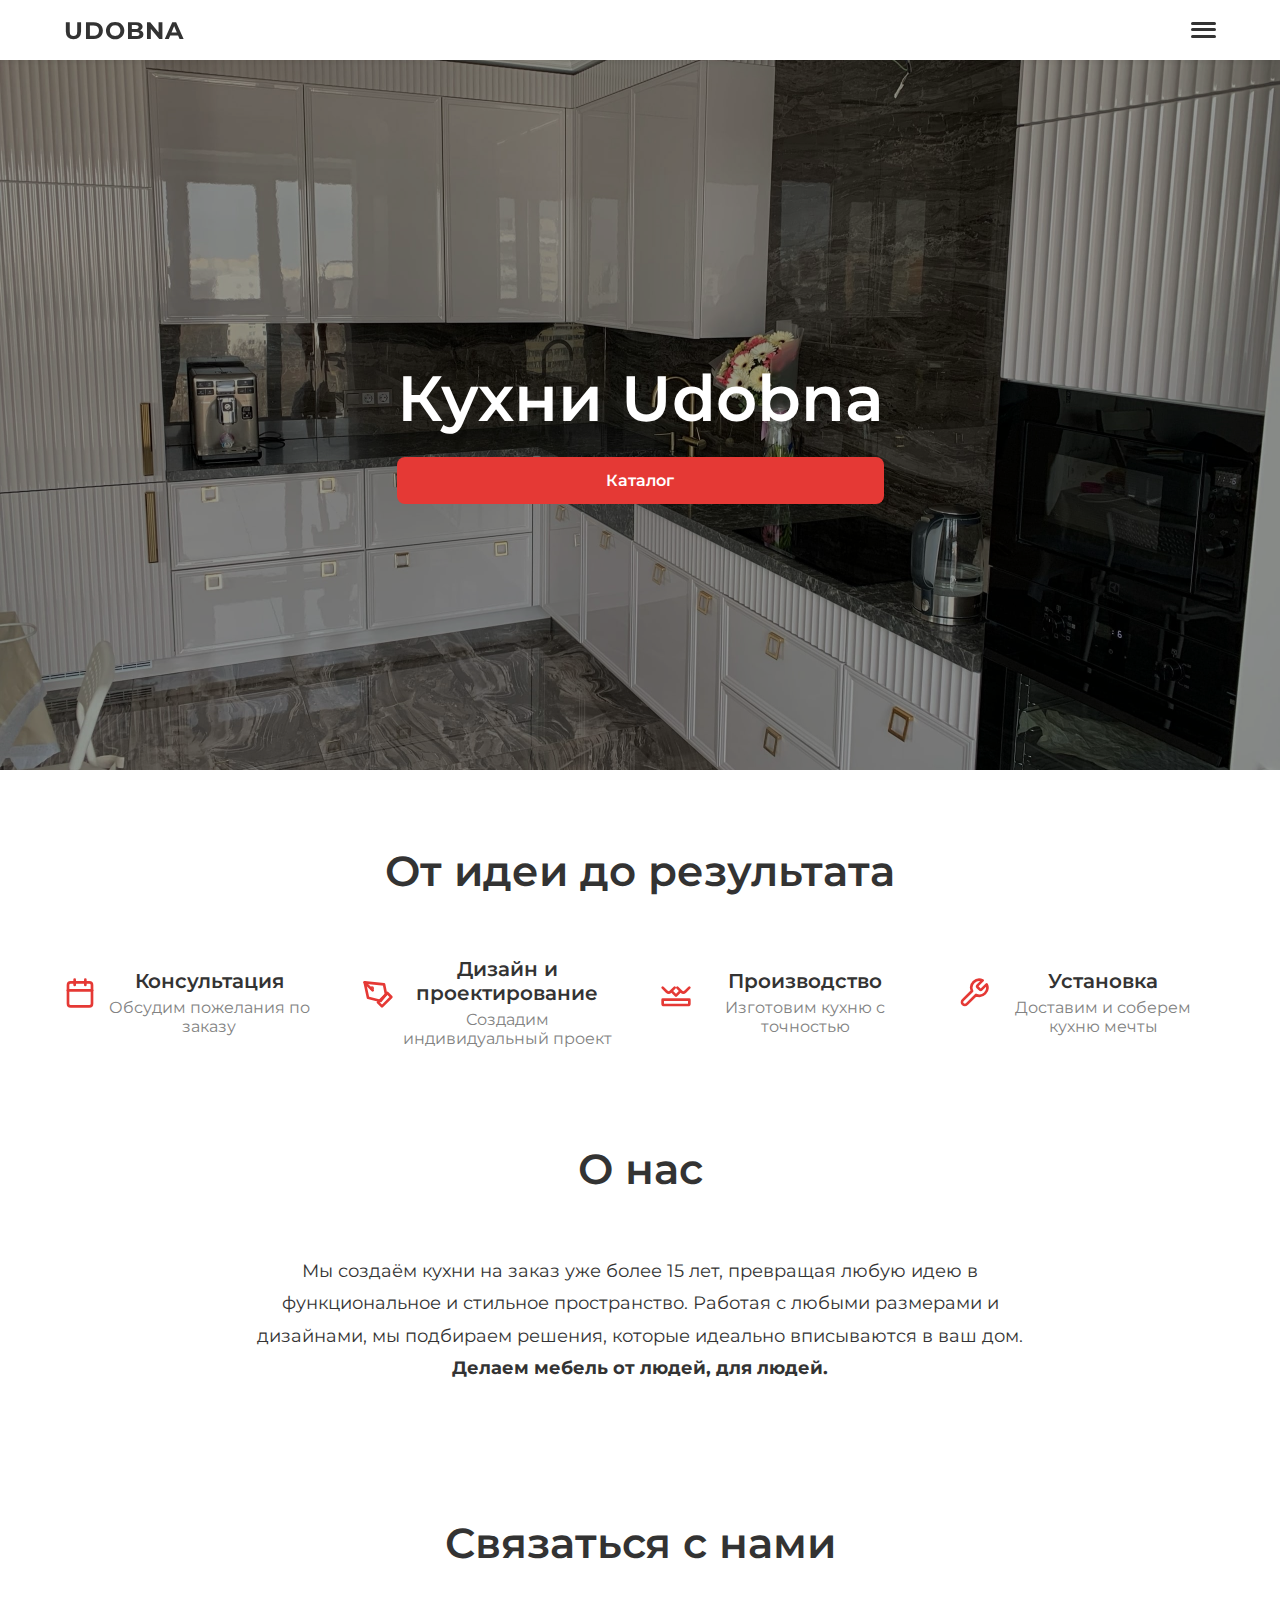
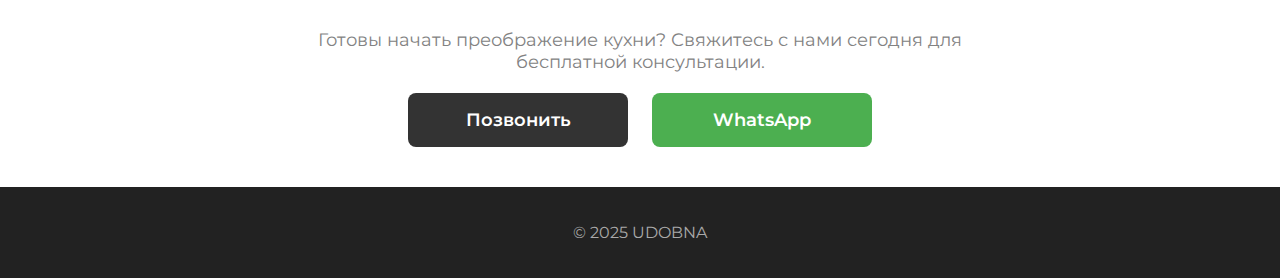
<file: index.html>
<!DOCTYPE html>
<html lang="ru">
<head>
    <meta charset="UTF-8">
    <meta name="viewport" content="width=device-width, initial-scale=1.0">
    <title>Udobna - Кухни на заказ</title>
    <link rel="stylesheet" href="style.css">
    <link rel="preconnect" href="https://fonts.googleapis.com">
    <link rel="preconnect" href="https://fonts.gstatic.com" crossorigin>
    <link href="https://fonts.googleapis.com/css2?family=Montserrat:wght@400;500;600;700&display=swap" rel="stylesheet">
</head>
<body>

    <header>
        <div class="container">
            <a href="index.html" class="logo">UDOBNA</a>
            <div class="menu-icon">
                <div class="bar"></div>
                <div class="bar"></div>
                <div class="bar"></div>
            </div>
            <nav class="main-nav">
                 <a href="index.html">Главная</a>
                 <a href="catalog.html">Каталог</a>
                 <a href="contacts.html">Контакты</a>
            </nav>
        </div>
    </header>

    <main>
        <section class="hero" style="background-image: url('images/hero-background.jpg');">
            <div class="hero-content">
                <h1>Кухни Udobna</h1>
                <a href="catalog.html" class="btn btn-primary">Каталог</a>
            </div>
        </section>

        <section class="steps">
            <div class="container">
                <h2>От идеи до результата</h2>
                <div class="steps-grid">
                    <div class="step-item">
                        <div class="step-icon">
                            <svg xmlns="http://www.w3.org/2000/svg" width="24" height="24" viewBox="0 0 24 24" fill="none" stroke="currentColor" stroke-width="2" stroke-linecap="round" stroke-linejoin="round"><rect x="3" y="4" width="18" height="18" rx="2" ry="2"></rect><line x1="16" y1="2" x2="16" y2="6"></line><line x1="8" y1="2" x2="8" y2="6"></line><line x1="3" y1="10" x2="21" y2="10"></line></svg>
                        </div>
                        <div class="step-text">
                            <h3>Консультация</h3>
                            <p>Обсудим пожелания по заказу</p>
                        </div>
                    </div>
                    <div class="step-item">
                        <div class="step-icon">
                             <svg xmlns="http://www.w3.org/2000/svg" width="24" height="24" viewBox="0 0 24 24" fill="none" stroke="currentColor" stroke-width="2" stroke-linecap="round" stroke-linejoin="round"><path d="M12 19l7-7 3 3-7 7-3-3z"></path><path d="M18 13l-1.5-7.5L2 4l2.5 11.5L14 18l4-5z"></path><path d="M2 4l6 6"></path><circle cx="7.5" cy="8.5" r="0.5" fill="currentColor"></circle></svg>
                        </div>
                        <div class="step-text">
                            <h3>Дизайн и проектирование</h3>
                            <p>Создадим индивидуальный проект</p>
                        </div>
                    </div>
                    <div class="step-item">
                        <div class="step-icon">
                            <svg xmlns="http://www.w3.org/2000/svg" width="24" height="24" viewBox="0 0 24 24" fill="none" stroke="currentColor" stroke-width="2" stroke-linecap="round" stroke-linejoin="round"><path d="M2 8l3.1 3.1a2 2 0 0 0 2.8 0L11 8M22 8l-3.1 3.1a2 2 0 0 1-2.8 0L13 8"></path><path d="M15 11l-3 3-3-3"></path><path d="M22 17H2v3a1 1 0 0 0 1 1h18a1 1 0 0 0 1-1v-3z"></path></svg>
                        </div>
                        <div class="step-text">
                            <h3>Производство</h3>
                            <p>Изготовим кухню с точностью</p>
                        </div>
                    </div>
                    <div class="step-item">
                         <div class="step-icon">
                             <svg xmlns="http://www.w3.org/2000/svg" width="24" height="24" viewBox="0 0 24 24" fill="none" stroke="currentColor" stroke-width="2" stroke-linecap="round" stroke-linejoin="round"><path d="M14.7 6.3a1 1 0 0 0 0 1.4l1.6 1.6a1 1 0 0 0 1.4 0l3.77-3.77a6 6 0 0 1-7.94 7.94l-6.91 6.91a2.12 2.12 0 0 1-3-3l6.91-6.91a6 6 0 0 1 7.94-7.94l-3.76 3.76z"></path></svg>
                        </div>
                        <div class="step-text">
                            <h3>Установка</h3>
                            <p>Доставим и соберем кухню мечты</p>
                        </div>
                    </div>
                </div>
            </div>
        </section>

        <section class="about-us">
            <div class="container">
                <h2>О нас</h2>
                <p>Мы создаём кухни на заказ уже более 15 лет, превращая любую идею в функциональное и стильное пространство. Работая с любыми размерами и дизайнами, мы подбираем решения, которые идеально вписываются в ваш дом. <strong>Делаем мебель от людей, для людей.</strong></p>
            </div>
        </section>

        <section class="cta-footer">
             <div class="container">
                <h2>Связаться с нами</h2>
                <p>Готовы начать преображение кухни? Свяжитесь с нами сегодня для бесплатной консультации.</p>
                <a href="tel:+79885155515" class="btn btn-dark">Позвонить</a>
                <a href="https://wa.me/79885155515" class="btn btn-secondary">WhatsApp</a>
            </div>
        </section>

    </main>

    <footer>
        <div class="container">
            <p>&copy; 2025 UDOBNA</p>
        </div>
    </footer>
    <script src="script.js"></script>
</body>
</html>
</file>
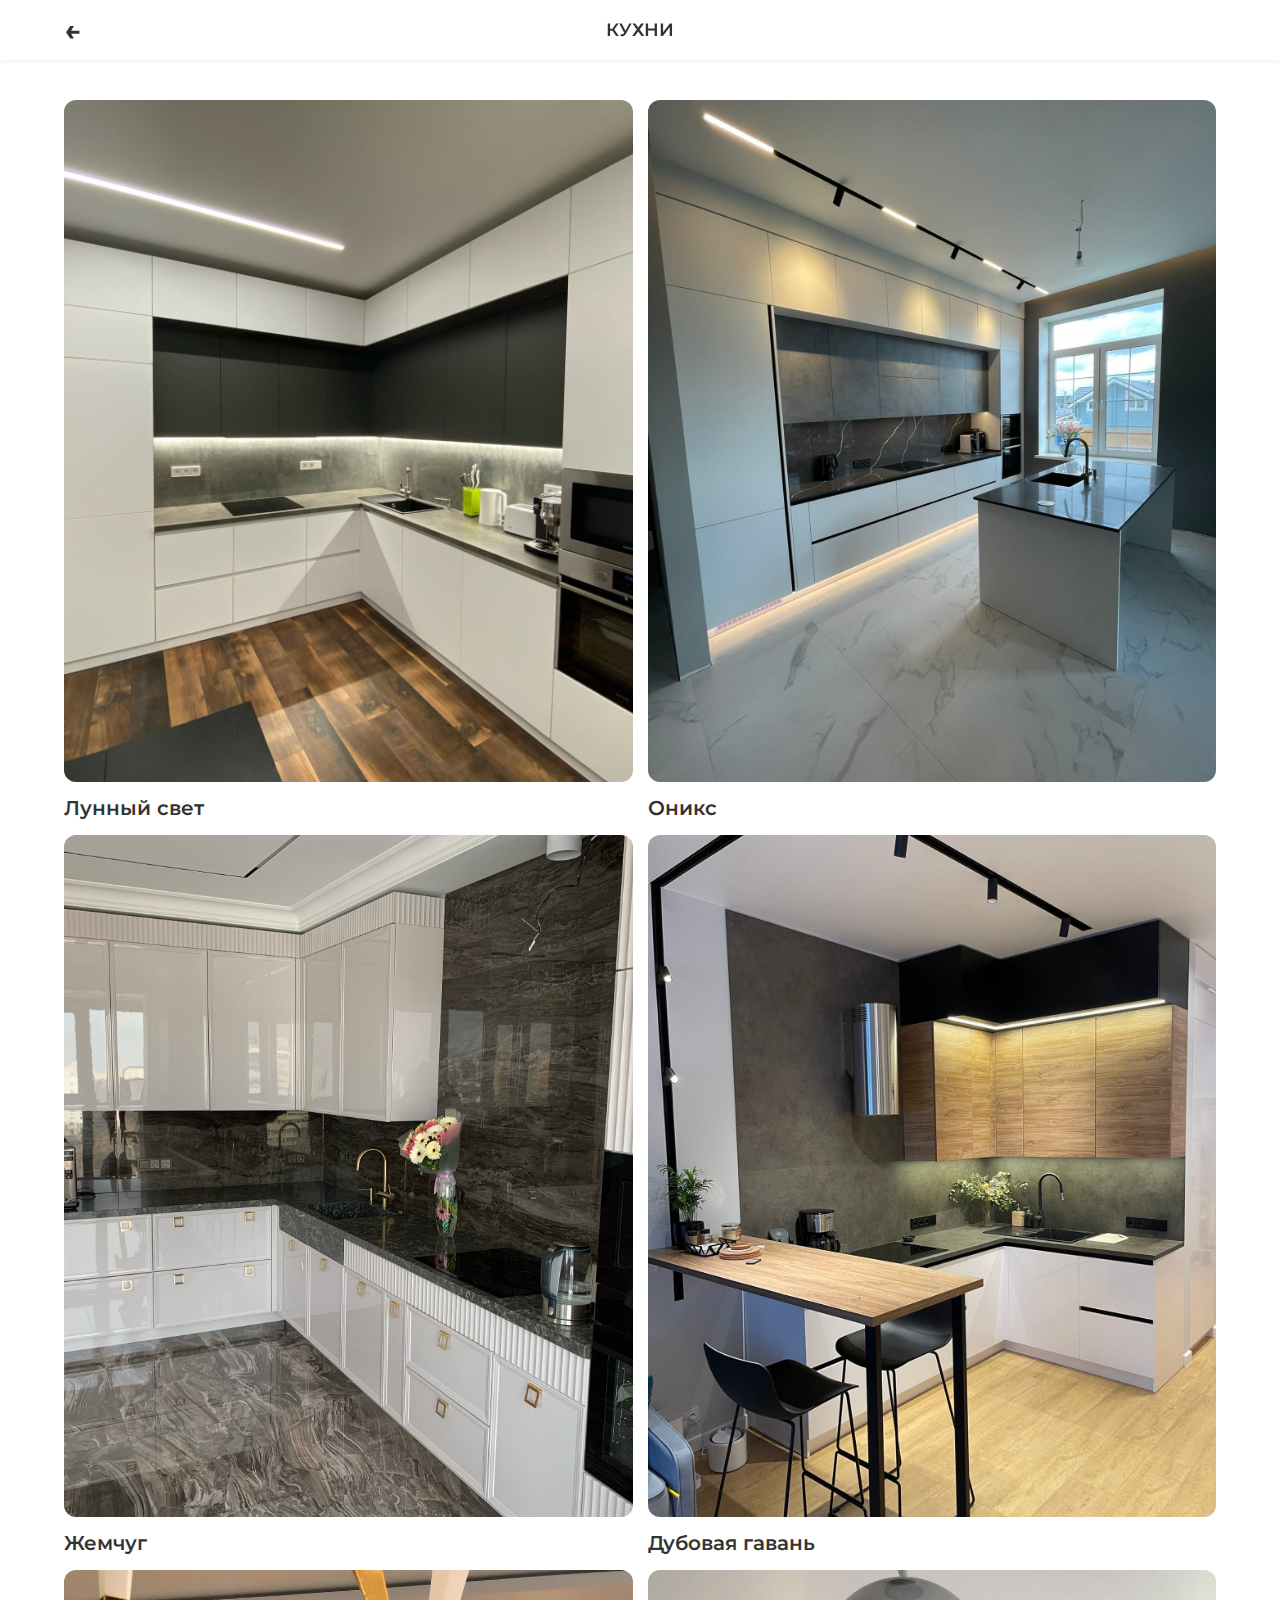
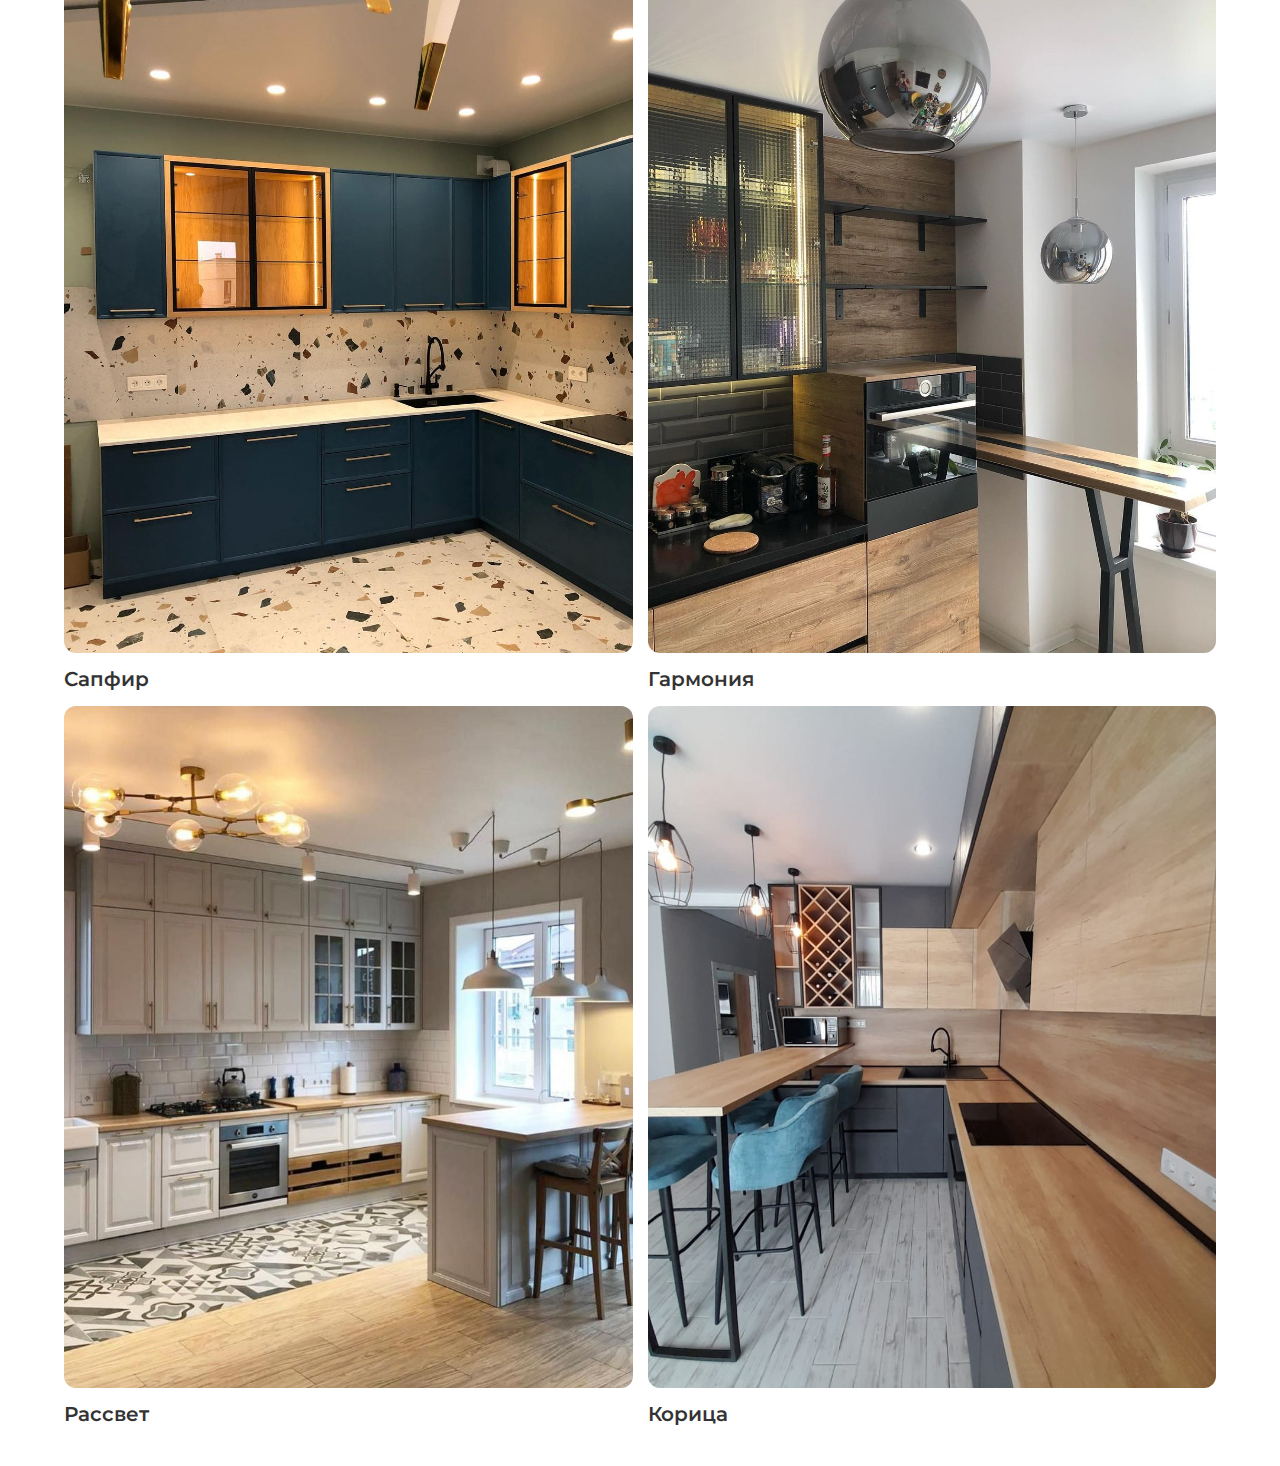
<file: catalog.html>
<!DOCTYPE html>
<html lang="ru">
<head>
    <meta charset="UTF-8">
    <meta name="viewport" content="width=device-width, initial-scale=1.0">
    <title>Каталог - Udobna</title>
    <link rel="stylesheet" href="style.css">
    <link href="https://fonts.googleapis.com/css2?family=Montserrat:wght@400;500;600;700&display=swap" rel="stylesheet">
</head>
<body>
    <header class="header-inner">
        <div class="container">
            <a href="index.html" class="back-arrow">←</a>
            <div class="page-title">КУХНИ</div>
            <div class="menu-icon-placeholder"></div>
        </div>
    </header>

    <main>
        <section class="catalog">
            <div class="container">
                <!-- Этот блок будет заполняться автоматически из data.js -->
                <div id="catalog-grid" class="catalog-grid">
                    <!-- Загрузка товаров... -->
                </div>
            </div>
        </section>
    </main>

    <!-- Важно: сначала data.js, потом script.js -->
    <script src="catalog-index.js"></script> <!-- Сначала указатель -->
    <script src="script.js"></script>        <!-- Потом основной скрипт -->
</body>
</html>
</file>
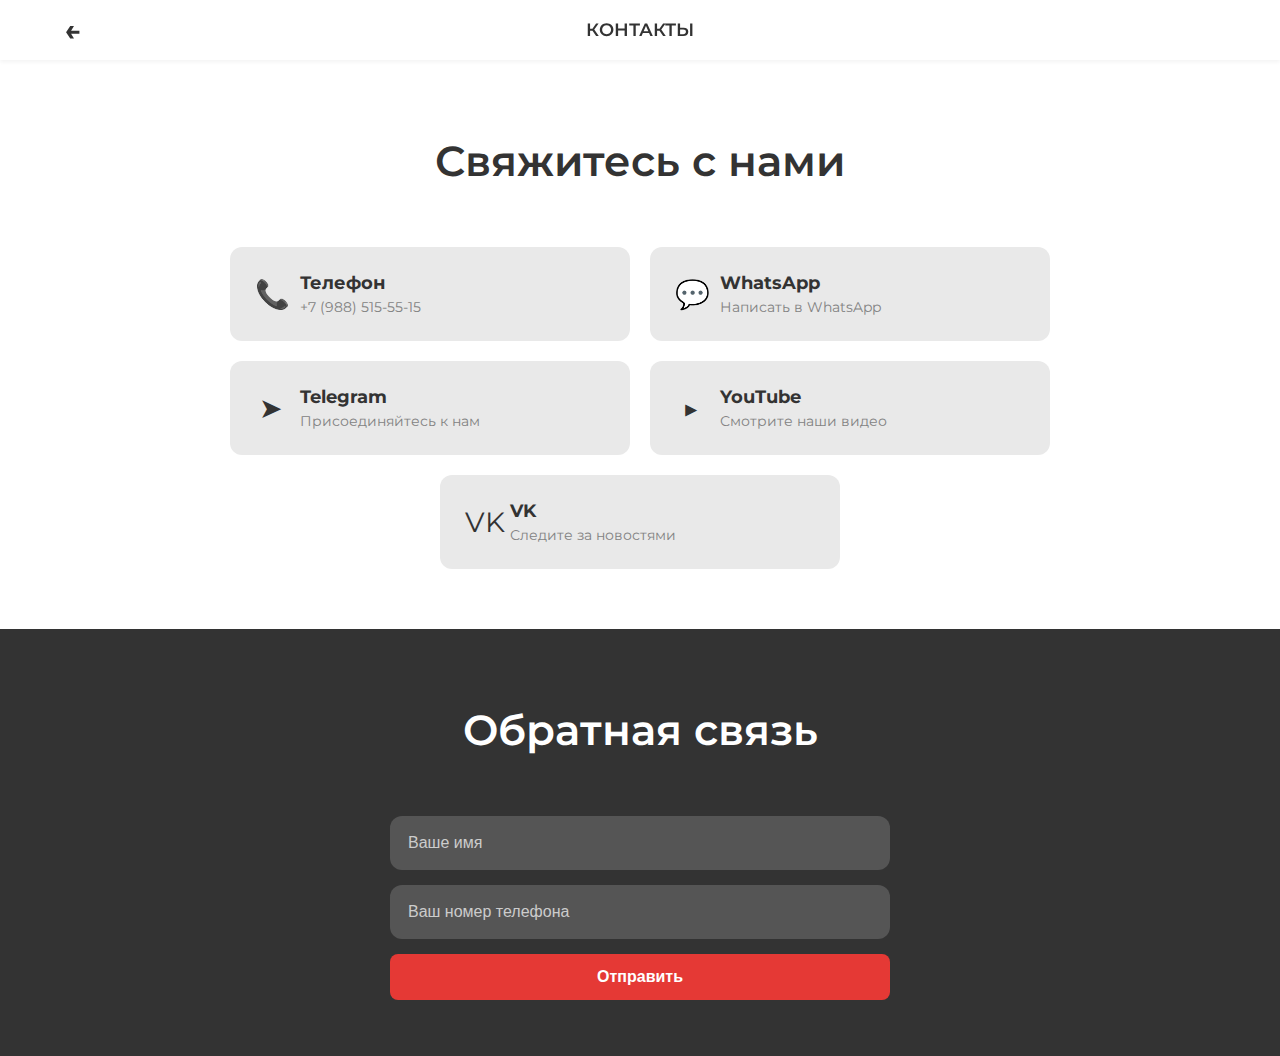
<file: contacts.html>
<!DOCTYPE html>
<html lang="ru">
<head>
    <meta charset="UTF-8">
    <meta name="viewport" content="width=device-width, initial-scale=1.0">
    <title>Контакты - Udobna</title>
    <link rel="stylesheet" href="style.css">
    <link href="https://fonts.googleapis.com/css2?family=Montserrat:wght@400;500;600;700&display=swap" rel="stylesheet">
</head>
<body>

    <header class="header-inner">
        <div class="container">
            <a href="index.html" class="back-arrow">←</a>
            <div class="page-title">КОНТАКТЫ</div>
            <div class="menu-icon-placeholder"></div>
        </div>
    </header>

    <main>
        <section class="contact-links">
            <div class="container">
                <h2>Свяжитесь с нами</h2>
                <div class="contact-grid">
                    <a href="tel:+79885155515" class="contact-link-item">
                        <div class="contact-icon">📞</div>
                        <div class="contact-text">
                            <strong>Телефон</strong>
                            <span>+7 (988) 515-55-15</span>
                        </div>
                    </a>
                     <a href="https://wa.me/79885155515" target="_blank" class="contact-link-item">
                        <div class="contact-icon">💬</div>
                        <div class="contact-text">
                            <strong>WhatsApp</strong>
                            <span>Написать в WhatsApp</span>
                        </div>
                    </a>
                     <a href="https://t.me/udobna_bot" target="_blank" class="contact-link-item">
                        <div class="contact-icon">➤</div>
                        <div class="contact-text">
                            <strong>Telegram</strong>
                            <span>Присоединяйтесь к нам</span>
                        </div>
                    </a>
                     <a href="https://www.youtube.com/@UdobnaMebel" target="_blank" class="contact-link-item">
                        <div class="contact-icon">▶</div>
                        <div class="contact-text">
                            <strong>YouTube</strong>
                            <span>Смотрите наши видео</span>
                        </div>
                    </a>
                    <a href="https://vk.com/udobna_mebel" target="_blank" class="contact-link-item">
                        <div class="contact-icon">VK</div>
                        <div class="contact-text">
                            <strong>VK</strong>
                            <span>Следите за новостями</span>
                        </div>
                    </a>
                </div>
            </div>
        </section>

        <section class="feedback-form">
            <div class="container">
                 <h2>Обратная связь</h2>
                 <form id="telegram-form">
                    <input type="text" id="name" name="name" placeholder="Ваше имя" required>
                    <input type="tel" id="phone" name="phone" placeholder="Ваш номер телефона" required>
                    <button type="submit" class="btn btn-primary">Отправить</button>
                    <p id="form-message"></p>
                 </form>
            </div>
        </section>

    </main>
    <script src="catalog-index.js"></script>
    <script src="script.js"></script>
</body>
</html>
</file>
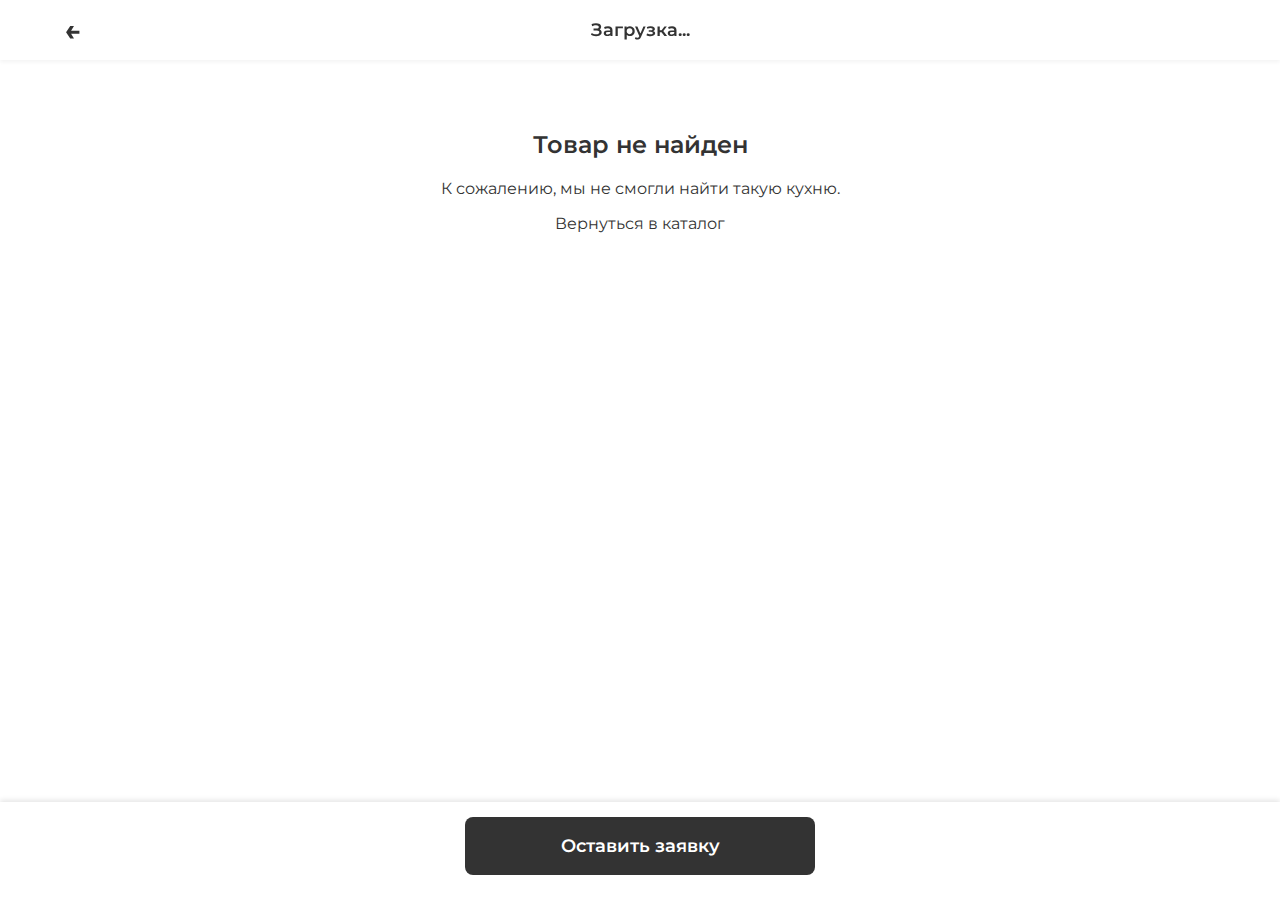
<file: product.html>
<!DOCTYPE html>
<html lang="ru">
<head>
    <meta charset="UTF-8">
    <meta name="viewport" content="width=device-width, initial-scale=1.0">
    <title>Загрузка... - Udobna</title>
    <link rel="stylesheet" href="style.css">
    <link href="https://fonts.googleapis.com/css2?family=Montserrat:wght@400;500;600;700&display=swap" rel="stylesheet">
</head>
<body class="page-product">

    <header class="header-inner">
        <div class="container">
            <a href="catalog.html" class="back-arrow">←</a>
            <div id="product-header-title" class="page-title">Загрузка...</div>
            <div class="menu-icon-placeholder"></div>
        </div>
    </header>

    <main id="product-content" style="display: none;">
        <div class="container">
            <div class="product-layout">
                
                <!-- ИСПРАВЛЕННАЯ СТРУКТУРА КАРУСЕЛИ -->
                <div class="carousel-container">
                    <div class="carousel">
                        <div class="carousel-track">
                            <!-- Слайды будут вставлены сюда с помощью JavaScript -->
                        </div>

                        <button class="carousel-button carousel-button--left" style="display: none;">
                            <svg viewBox="0 0 24 24"><path d="M15.41 7.41L14 6l-6 6 6 6 1.41-1.41L10.83 12z"></path></svg>
                        </button>
                        <button class="carousel-button carousel-button--right" style="display: none;">
                            <svg viewBox="0 0 24 24"><path d="M10 6L8.59 7.41 13.17 12l-4.58 4.59L10 18l6-6z"></path></svg>
                        </button>

                        <!-- ✔ ИЗМЕНЕНИЕ: Навигационные точки теперь ВНУТРИ карусели для правильного позиционирования -->
                        <div class="carousel-nav"></div>
                    </div>
                </div>

                <div class="product-info-container">
                    <section class="product-details">
                        <h2 id="product-name"></h2>
                        <p id="product-description"></p>

                        <h3>Характеристики</h3>
                        <div class="specs" id="product-specs"></div>

                        <h3>Цена</h3>
                        <p id="product-price-info"></p>
                    </section>
                </div>
            </div>
        </div>
    </main>
    
    <div id="product-not-found" class="container" style="display: none; text-align: center; padding: 50px 0;">
        <h2>Товар не найден</h2>
        <p>К сожалению, мы не смогли найти такую кухню.</p>
        <a href="catalog.html">Вернуться в каталог</a>
    </div>

    <div class="sticky-footer">
        <div class="container">
            <a href="contacts.html" class="btn btn-dark">Оставить заявку</a>
        </div>
    </div>
    
    <script src="catalog-index.js"></script>
    <script src="script.js"></script>
</body>
</html>
</file>
<file: style.css>
/* ================================================================== */
/* ОСНОВНЫЕ СТИЛИ И ПЕРЕМЕННЫЕ */
/* ================================================================== */
:root {
    --primary-red: #E53935;
    --secondary-green: #4CAF50;
    --dark-text: #333333;
    --light-text: #828282;
    --background-light: #e9e9e9;
    --white: #FFFFFF;
    --border-light: #E0E0E0;
}

body {
    font-family: 'Montserrat', sans-serif;
    margin: 0;
    background-color: var(--white);
    color: var(--dark-text);
    padding-top: 60px;
}

.container {
    width: 90%;
    max-width: 1200px;
    margin: 0 auto;
}

h1, h2, h3, h4, h5, h6 {
    font-weight: 600;
}

a {
    text-decoration: none;
    color: inherit;
}

main > section {
    padding: 40px 0;
}

/* ================================================================== */
/* ХЕДЕР */
/* ================================================================== */
header {
    background-color: var(--white);
    box-shadow: 0 2px 4px rgba(0,0,0,0.05);
    padding: 10px 0;
    position: fixed;
    top: 0;
    left: 0;
    width: 100%;
    z-index: 1000;
}

header .container {
    display: flex;
    justify-content: space-between;
    align-items: center;
    height: 40px;
}

.logo {
    font-weight: 700;
    font-size: 24px;
    letter-spacing: 1px;
}

.menu-icon {
    display: flex;
    flex-direction: column;
    justify-content: space-around;
    width: 25px;
    height: 20px;
    cursor: pointer;
}

.menu-icon .bar {
    width: 100%;
    height: 3px;
    background-color: var(--dark-text);
    border-radius: 2px;
}

.main-nav {
    display: none;
    position: absolute;
    top: 60px;
    right: 0;
    background: white;
    width: 200px;
    flex-direction: column;
    box-shadow: -2px 2px 5px rgba(0,0,0,0.1);
}

.main-nav.active {
    display: flex;
}

.main-nav a {
    padding: 15px;
    border-bottom: 1px solid var(--background-light);
}

.header-inner .container {
    justify-content: space-between;
}
.back-arrow {
    font-size: 28px;
    font-weight: bold;
}
.page-title {
    font-size: 18px;
    font-weight: 600;
    position: absolute;
    left: 50%;
    transform: translateX(-50%);
}
.menu-icon-placeholder {
    width: 25px;
}

/* ================================================================== */
/* КНОПКИ */
/* ================================================================== */
.btn {
    display: block;
    padding: 14px 28px;
    border-radius: 8px;
    font-weight: 600;
    text-align: center;
    border: none;
    cursor: pointer;
    font-size: 16px;
    width: 100%;
    box-sizing: border-box;
    margin-bottom: 10px;
    transition: transform 0.2s, box-shadow 0.2s;
}
.btn:hover {
    transform: translateY(-2px);
    box-shadow: 0 4px 10px rgba(0,0,0,0.15);
}

.btn-primary {
    background-color: var(--primary-red);
    color: var(--white);
}
.btn-secondary {
    background-color: var(--secondary-green);
    color: var(--white);
}
.btn-dark {
    background-color: var(--dark-text);
    color: var(--white);
}

/* ================================================================== */
/* ГЛАВНАЯ СТРАНИЦА */
/* ================================================================== */
.hero {
    height: 70vh;
    background-size: cover;
    background-position: center;
    display: flex;
    align-items: center;
    justify-content: center;
    text-align: center;
    position: relative;
    color: var(--white);
}
.hero::after {
    content: '';
    position: absolute;
    top: 0;
    left: 0;
    width: 100%;
    height: 100%;
    background: rgba(0,0,0,0.4);
}
.hero-content {
    z-index: 1;
}
.hero h1 {
    font-size: 42px;
    margin-bottom: 20px;
}

.steps h2, .about-us h2, .cta-footer h2, .contact-links h2, .feedback-form h2 {
    font-size: 28px;
    margin-bottom: 25px;
    text-align: center;
}

.step-item {
    display: flex;
    align-items: center;
    margin-bottom: 20px;
}
.step-icon {
    margin-right: 20px;
    color: var(--primary-red);
}
.step-icon svg {
    width: 32px;
    height: 32px;
}
.step-text h3 {
    margin: 0 0 5px 0;
    font-size: 18px;
}
.step-text p {
    margin: 0;
    color: var(--light-text);
}

.about-us p {
    line-height: 1.6;
}
.about-us {
    padding-top: 0;
}

.cta-footer {
    text-align: center;
}
.cta-footer p {
    margin-bottom: 20px;
    color: var(--light-text);
}

/* ================================================================== */
/* КАТАЛОГ И КАРТОЧКА ТОВАРА */
/* ================================================================== */
.catalog-grid {
    display: grid;
    grid-template-columns: 1fr 1fr;
    gap: 15px;
}
.catalog-item img {
    width: 100%;
    border-radius: 12px;
    margin-bottom: 10px;
    aspect-ratio: 1 / 1.2;
    object-fit: cover;
}
.catalog-item h3 {
    font-size: 16px;
    font-weight: 500;
    margin: 0;
}

.product-layout {
    display: flex;
    flex-direction: column;
    gap: 30px;
}
.product-details {
    padding-bottom: 100px;
}
.product-details h2 {
    font-size: 24px;
    text-align: left;
}
.product-details h3 {
    margin-top: 30px;
    margin-bottom: 15px;
    border-top: 1px solid var(--border-light);
    padding-top: 20px;
}
.spec-item {
    display: flex;
    justify-content: space-between;
    padding: 12px 0;
    border-bottom: 1px solid var(--border-light);
    margin-bottom: 8px; 
}
.spec-item span {
    color: var(--light-text);
}
.spec-item strong {
    font-weight: 600;
}

.sticky-footer {
    position: fixed;
    bottom: 0;
    left: 0;
    width: 100%;
    background: var(--white);
    padding: 15px 0;
    box-shadow: 0 -2px 5px rgba(0,0,0,0.1);
    z-index: 999;
}

/* ================================================================== */
/* СТИЛИ ДЛЯ КАРУСЕЛИ */
/* ================================================================== */
.carousel-container {
    /* ✔ ДОБАВЛЕНИЕ: Плавный переход для высоты */
    transition: height 0.3s ease-in-out;
}
.carousel {
    position: relative;
    overflow: hidden;
    border-radius: 12px;
}
.carousel-track {
    display: flex;
    transition: transform 0.3s ease-in-out;
}
.carousel-slide {
    flex: 0 0 100%;
    min-width: 100%;
    box-sizing: border-box;
}
.carousel-slide img {
    width: 100%;
    display: block;
}
.carousel-button {
    position: absolute;
    top: 50%;
    transform: translateY(-50%);
    background: rgba(0, 0, 0, 0.4);
    border: none;
    border-radius: 50%;
    width: 40px;
    height: 40px;
    cursor: pointer;
    display: flex;
    align-items: center;
    justify-content: center;
    z-index: 10;
}
.carousel-button svg {
    fill: white;
    width: 24px;
    height: 24px;
}
.carousel-button--left {
    left: 10px;
}
.carousel-button--right {
    right: 10px;
}
.carousel-nav {
    position: absolute;
    bottom: 15px;
    left: 0;
    right: 0;
    display: flex;
    justify-content: center;
    z-index: 10;
}
.carousel-dot {
    border: none;
    width: 10px;
    height: 10px;
    background: rgba(255, 255, 255, 0.5);
    border-radius: 50%;
    margin: 0 5px;
    cursor: pointer;
    padding: 0;
}
.carousel-dot.current-slide {
    background: var(--white);
}


/* ================================================================== */
/* СТРАНИЦА КОНТАКТОВ */
/* ================================================================== */
.contact-link-item {
    display: flex;
    align-items: center;
    background-color: var(--background-light);
    padding: 15px;
    border-radius: 12px;
    margin-bottom: 10px;
}
.contact-icon {
    font-size: 24px;
    margin-right: 15px;
    width: 30px;
    text-align: center;
}
.contact-text strong {
    display: block;
    font-size: 16px;
    margin-bottom: 3px;
}
.contact-text span {
    color: var(--light-text);
    font-size: 14px;
}

.feedback-form {
    background-color: var(--dark-text);
    color: var(--white);
    padding: 40px 0;
    margin-top: 20px;
}
.feedback-form h2 {
    color: var(--white);
}
.feedback-form input {
    width: 100%;
    padding: 18px;
    margin-bottom: 15px;
    border: none;
    background-color: #555;
    color: var(--white);
    border-radius: 12px;
    font-size: 16px;
    box-sizing: border-box;
}
.feedback-form input::placeholder {
    color: #ccc;
}
#form-message {
    text-align: center;
    margin-top: 15px;
    font-weight: 500;
}

/* ================================================================== */
/* ФУТЕР */
/* ================================================================== */
footer {
    background-color: #222;
    color: #aaa;
    text-align: center;
    padding: 20px 0;
}
.feedback-form + footer {
    margin-top: 0;
}

/* ================================================================== */
/* СТИЛИ ДЛЯ ПЛАНШЕТОВ И ДЕСКТОПОВ (АДАПТАЦИЯ) */
/* ================================================================== */
@media (min-width: 768px) {

    .steps h2, 
    .about-us h2, 
    .cta-footer h2, 
    .contact-links h2, 
    .feedback-form h2,
    .catalog h2 {
        font-size: 42px;
        margin-bottom: 60px;
    }

    .hero h1 {
        font-size: 64px;
    }
    
    .steps-grid {
        display: grid;
        grid-template-columns: repeat(2, 1fr);
        gap: 50px 40px;
        max-width: 850px;
        margin: 0 auto;
    }
    .step-text h3 {
        font-size: 20px;
    }
    .step-text p {
        font-size: 16px;
    }

    .about-us {
        padding-top: 0;
    }
    .about-us .container {
        max-width: 800px;
        text-align: center;
    }
    .about-us p {
        font-size: 18px;
        line-height: 1.8;
    }

    .cta-footer .container {
        max-width: 720px;
        text-align: center;
    }
    .cta-footer p {
        font-size: 18px;
    }
    .cta-footer .btn {
        display: inline-block;
        width: auto;
        min-width: 220px;
        margin: 0 10px;
        padding: 16px 32px;
        font-size: 18px;
    }
    
    .contact-grid {
        display: flex;
        flex-wrap: wrap;
        justify-content: center;
        gap: 20px;
        max-width: 900px;
        margin: 0 auto;
    }
    .contact-link-item {
        width: 400px;
        box-sizing: border-box;
        margin-bottom: 0;
    }
    .contact-link-item {
        padding: 25px;
    }
    .contact-icon {
        font-size: 28px;
    }
    .contact-text strong {
        font-size: 18px;
    }
    
    .feedback-form .container {
        max-width: 500px;
    }
    
    .catalog-item h3 {
        font-size: 20px;
        font-weight: 600;
    }

    .product-layout {
        display: grid;
        grid-template-columns: 1fr 1fr;
        align-items: start;
        gap: 50px;
    }
    .product-details {
        padding-bottom: 0;
    }
    .product-details h2 {
        margin-top: 0;
        font-size: 36px;
    }
    .product-details p {
        font-size: 17px;
        line-height: 1.7;
    }
    .spec-item {
        font-size: 16px;
    }

    .sticky-footer .container {
        display: flex;
        justify-content: center;
    }
    .sticky-footer .btn {
        width: auto;
        min-width: 350px;
        max-width: 400px;
        padding: 18px 30px;
        font-size: 18px;
    }
}

@media (min-width: 1024px) {
    .steps-grid {
        grid-template-columns: repeat(4, 1fr);
        max-width: 1200px;
    }
    .step-item {
        text-align: center;
    }
    .step-icon {
        margin: 0 auto 15px;
    }
}
</file>
